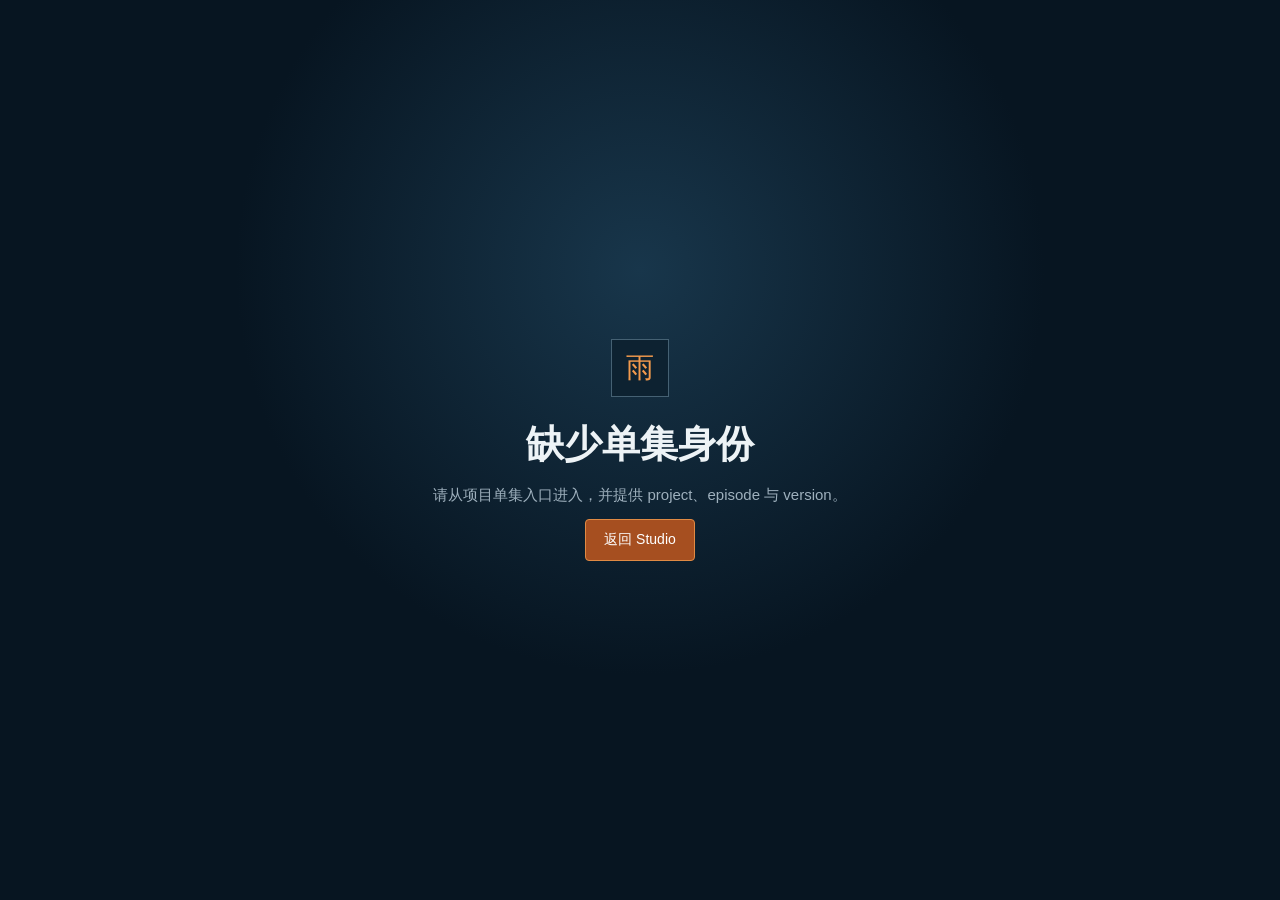
<file: apps/studio/episode-workspace/index.html>
<!doctype html>
<html lang="zh-CN">
  <head>
    <meta charset="utf-8" />
    <meta name="viewport" content="width=device-width, initial-scale=1" />
    <meta name="color-scheme" content="dark light" />
    <title>AFS · 单集制作工作区 · 长篇创作</title>
    <link rel="stylesheet" href="./styles.css" />
  </head>
  <body>
    <div id="app">
      <main class="boot-state" aria-busy="true">
        <div class="brand-mark" aria-hidden="true">AFS</div>
        <h1>正在恢复上次的创作现场</h1>
        <p>正在读取已保存的故事结构与待确认更改……</p>
      </main>
    </div>
    <script type="module" src="./app.mjs?creator=v05"></script>
  </body>
</html>
</file>
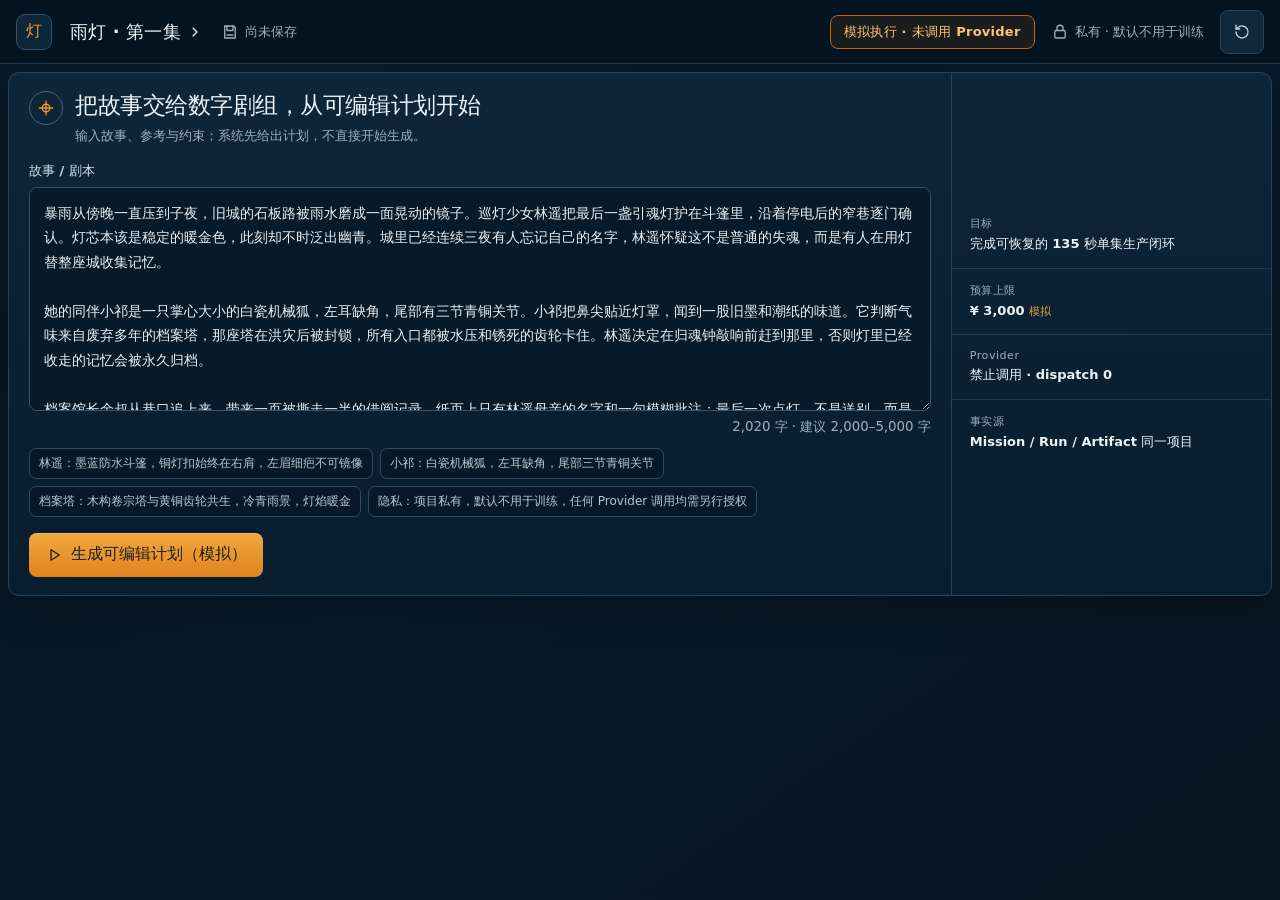
<file: experiments/product-discovery/ai-native-production-gate/index.html>
<!doctype html>
<html lang="zh-CN">
  <head>
    <meta charset="UTF-8" />
    <meta name="viewport" content="width=device-width, initial-scale=1.0" />
    <meta name="color-scheme" content="dark" />
    <title>雨灯 · AI 原生生产体验验证</title>
    <link rel="stylesheet" href="./styles.css" />
  </head>
  <body>
    <div id="app" aria-live="polite"></div>
    <noscript>此原型需要启用 JavaScript。</noscript>
    <script type="module" src="./src/app.mjs"></script>
  </body>
</html>
</file>
<file: apps/studio/episode-workspace/styles.css>
:root {
  --shell: #071521;
  --shell-raised: #0b1d2c;
  --shell-soft: #10283a;
  --paper: #f5f6f7;
  --paper-strong: #ffffff;
  --ink: #14202a;
  --muted: #64717b;
  --line: #d8dde1;
  --line-dark: #294052;
  --accent: #d6792b;
  --accent-strong: #f29a4d;
  --danger: #df5146;
  --warning: #e1a526;
  --success: #2aa875;
  --info: #4e9ad0;
  --focus: #ffad5c;
  --radius: 7px;
  --shadow: 0 16px 36px rgb(0 0 0 / 18%);
  --ui: Inter, "SF Pro Text", "PingFang SC", "Microsoft YaHei", sans-serif;
}

* { box-sizing: border-box; }
html, body, #app { width: 100%; min-height: 100%; margin: 0; }
body { min-width: 320px; overflow: hidden; background: var(--shell); color: #edf3f6; font-family: var(--ui); font-size: 14px; }
button, a { font: inherit; }
button { color: inherit; }
button, [href] { -webkit-tap-highlight-color: transparent; }
button:focus-visible, a:focus-visible, [tabindex]:focus-visible { outline: 3px solid var(--focus); outline-offset: 2px; }
svg { width: 1.1em; height: 1.1em; fill: none; stroke: currentColor; stroke-width: 1.8; stroke-linecap: round; stroke-linejoin: round; }

.boot-state, .empty-state { min-height: 100vh; display: grid; place-content: center; justify-items: center; gap: 12px; padding: 32px; text-align: center; background: radial-gradient(circle at 50% 30%, #18364b 0, var(--shell) 45%); }
.boot-state h1, .empty-state h1 { margin: 10px 0 0; font-size: clamp(24px, 4vw, 38px); }
.boot-state p, .empty-state p { max-width: 520px; margin: 0; color: #9eb0bd; font-size: 15px; line-height: 1.7; }
.brand-mark { width: 58px; height: 58px; display: grid; place-items: center; border: 1px solid #456173; color: var(--accent-strong); font-family: Georgia, serif; font-size: 28px; background: #0d2231; }
.brand-mark.compact { width: 34px; height: 34px; font-size: 18px; flex: 0 0 auto; }
.primary-button, .danger-button { min-height: 42px; display: inline-grid; place-items: center; padding: 0 18px; border: 1px solid #e08a44; border-radius: 4px; color: #fff; background: #a64f20; text-decoration: none; cursor: pointer; }
.primary-button:disabled { opacity: .45; cursor: not-allowed; }

.workspace-shell { height: 100dvh; min-height: 0; display: grid; grid-template-rows: auto minmax(0, 1fr) 32px; overflow: hidden; background: var(--shell); }
.evidence-banner { min-height: 28px; display: grid; place-items: center; padding: 5px 16px; color: #7d3b00; background: #ffdeac; font-size: 12px; font-weight: 700; letter-spacing: .03em; }
.topbar { min-height: 72px; display: grid; grid-template-columns: minmax(260px, 1fr) auto minmax(500px, 1.4fr); align-items: center; gap: 24px; padding: 0 18px; border-bottom: 1px solid var(--line-dark); background: #06131e; }
.identity { min-width: 0; display: flex; align-items: center; gap: 12px; }
.project-copy { min-width: 0; display: grid; gap: 4px; }
.project-copy strong, .project-copy span { overflow: hidden; text-overflow: ellipsis; white-space: nowrap; }
.project-copy strong { font-size: 15px; }.project-copy span { color: #91a2ae; font-size: 12px; }
.mode-tabs { align-self: stretch; display: flex; }
.mode-tabs button { min-width: 72px; border: 0; border-bottom: 2px solid transparent; color: #8fa0ac; background: transparent; cursor: pointer; }
.mode-tabs button[aria-current="page"] { color: #fff; border-color: var(--accent-strong); }
.top-status { min-width: 0; display: flex; align-items: center; justify-content: flex-end; gap: 16px; }
.save-state, .privacy-state { display: inline-flex; align-items: center; gap: 7px; color: #a9b7c1; font-size: 12px; white-space: nowrap; }
.privacy-state { color: #e5c49d; }
.next-action { min-width: 240px; display: grid; grid-template-columns: minmax(0, 1fr) 18px; gap: 2px 10px; padding: 9px 12px; border: 1px solid #9a5527; border-radius: 4px; color: #ffd7b4; background: #3b2117; text-align: left; cursor: pointer; }
.next-action span { grid-column: 1; color: #d99661; font-size: 10px; letter-spacing: .06em; }
.next-action strong { overflow: hidden; grid-column: 1; font-size: 12px; text-overflow: ellipsis; white-space: nowrap; }.next-action svg { grid-column: 2; grid-row: 1 / 3; align-self: center; }
.next-action:disabled { opacity: .62; cursor: not-allowed; }
.mobile-context { display: none; }

.workspace-layout { min-height: 0; display: grid; grid-template-columns: 218px minmax(560px, 1fr) 330px; overflow: hidden; }
.left-rail, .inspector { min-height: 0; overflow-y: auto; background: var(--shell-raised); scrollbar-color: #355064 transparent; scrollbar-width: thin; }
.left-rail { border-right: 1px solid var(--line-dark); }
.inspector { border-left: 1px solid var(--line-dark); }
.rail-heading { display: flex; align-items: center; justify-content: space-between; padding: 18px 14px 8px; color: #8fa3b1; }
.rail-heading h2 { margin: 0; font-size: 11px; font-weight: 700; letter-spacing: .1em; }
.rail-heading span { font-size: 11px; }.issue-heading { margin-top: 12px; border-top: 1px solid var(--line-dark); }
.scene-row, .filter-list button { width: 100%; min-height: 47px; display: flex; align-items: center; justify-content: space-between; gap: 10px; padding: 8px 14px; border: 0; border-left: 2px solid transparent; color: #c7d2d9; background: transparent; text-align: left; cursor: pointer; }
.scene-row:hover, .filter-list button:hover { background: #112b3d; }.scene-row[aria-pressed="true"], .filter-list button[aria-pressed="true"] { border-left-color: var(--accent-strong); color: #fff; background: #163247; }
.scene-row span { min-width: 0; display: grid; gap: 3px; overflow: hidden; text-overflow: ellipsis; white-space: nowrap; }.scene-row small { color: #728b9c; font-size: 10px; }.scene-row strong { color: #f2a468; font-size: 11px; }
.filter-list button { min-height: 40px; }.filter-list button span { display: flex; align-items: center; gap: 8px; }.filter-list button strong { color: #8fa3b1; font-size: 11px; }
.reset-link { width: calc(100% - 28px); margin: 24px 14px; padding: 10px 0; border: 0; border-top: 1px solid var(--line-dark); color: #8fa3b1; background: transparent; text-align: left; cursor: pointer; }

.center-stage { min-width: 0; min-height: 0; overflow-y: auto; color: var(--ink); background: var(--paper); scrollbar-color: #bac3c9 transparent; scrollbar-width: thin; }
.stage-heading { min-height: 88px; display: flex; align-items: center; justify-content: space-between; gap: 24px; padding: 18px 22px 14px; border-bottom: 1px solid var(--line); background: var(--paper-strong); }
.stage-heading > div:first-child { display: grid; gap: 2px; }.stage-heading span { color: var(--muted); font-size: 11px; letter-spacing: .06em; }.stage-heading h1 { margin: 0; font-family: Georgia, "Noto Serif SC", serif; font-size: 24px; font-weight: 600; }
.focus-context { display: grid; justify-items: end; gap: 6px; }.focus-context strong { color: var(--success); font-size: 11px; }.focus-context button { border: 0; border-bottom: 1px solid #aa5e24; color: #94501e; background: transparent; cursor: pointer; }
.recovery-bar { display: flex; justify-content: space-between; gap: 16px; padding: 10px 22px; color: #70542d; border-bottom: 1px solid #ead9bd; background: #fff8e9; font-size: 12px; }.recovery-bar strong { color: #8a4a1c; }
.storyboard { padding: 4px 22px 38px; }
.scene-group { padding-top: 24px; }.scene-group > header { display: flex; align-items: end; justify-content: space-between; margin-bottom: 12px; }.scene-group > header > div { display: flex; align-items: baseline; gap: 10px; }.scene-group h2 { margin: 0; font-size: 16px; }.scene-group header span, .scene-group header p { margin: 0; color: var(--muted); font-size: 11px; }
.shot-grid { display: grid; grid-template-columns: repeat(auto-fill, minmax(180px, 1fr)); gap: 12px; }
.shot-card { min-width: 0; display: grid; padding: 0; border: 1px solid #cbd1d5; border-radius: var(--radius); overflow: hidden; color: var(--ink); background: var(--paper-strong); box-shadow: 0 2px 7px rgb(13 31 43 / 7%); text-align: left; cursor: pointer; }
.shot-card:hover { border-color: #8a9aa5; transform: translateY(-1px); }.shot-card[aria-pressed="true"] { border-color: var(--accent); box-shadow: 0 0 0 2px rgb(214 121 43 / 25%), var(--shadow); }
.frame { position: relative; aspect-ratio: 16 / 9; display: grid; place-items: center; overflow: hidden; color: #88a0af; background: linear-gradient(145deg, #0b1e2b, #173448); }.frame img { width: 100%; height: 100%; object-fit: cover; }.no-media { font-size: 11px; }
.shot-number, .duration, .frame-issue { position: absolute; display: grid; place-items: center; color: #fff; background: rgb(4 13 20 / 82%); }.shot-number { top: 7px; left: 7px; min-width: 27px; height: 25px; font-size: 11px; }.duration { right: 7px; bottom: 7px; min-width: 30px; height: 21px; padding: 0 5px; font-size: 10px; }.frame-issue { top: 7px; right: 7px; width: 25px; height: 25px; color: #ff8b7e; }
.card-meta { min-height: 32px; display: flex; justify-content: space-between; align-items: center; gap: 8px; padding: 6px 9px 3px; font-size: 10px; }.card-meta > span { display: flex; align-items: center; gap: 5px; }.card-meta strong { color: #a45820; font-size: 9px; letter-spacing: .05em; }.status-dot { width: 7px; height: 7px; display: inline-block; border-radius: 50%; background: #83919a; }.status-dot.danger { background: var(--danger); }.status-dot.warning { background: var(--warning); }.status-dot.success { background: var(--success); }.status-dot.info { background: var(--info); }
.card-script { min-height: 52px; display: -webkit-box; padding: 3px 9px 10px; overflow: hidden; color: #57636d; font-size: 11px; line-height: 1.55; -webkit-box-orient: vertical; -webkit-line-clamp: 2; }

.inspector { color: #dfe7eb; }.inspector-heading { min-height: 88px; display: flex; align-items: center; justify-content: space-between; gap: 12px; padding: 16px; border-bottom: 1px solid var(--line-dark); background: #0a1b29; }.inspector-heading > div { display: grid; gap: 3px; }.inspector-heading span { color: #8296a4; font-size: 10px; }.inspector-heading h2 { margin: 0; font-size: 20px; }.shot-status { display: inline-flex; align-items: center; gap: 6px; color: #b9c7cf !important; }
.mobile-back { display: none; }
.inspector > section { padding: 16px; border-bottom: 1px solid var(--line-dark); }.inspector h3 { margin: 0 0 10px; font-size: 12px; }.script-copy { margin: 0; color: #dce6eb; line-height: 1.65; }.dialogue { display: grid; gap: 3px; margin: 11px 0 0; padding-left: 10px; border-left: 2px solid #557286; color: #aebdc6; line-height: 1.55; }.dialogue strong { color: #f0c8a2; font-size: 10px; }
.section-title { display: flex; justify-content: space-between; gap: 12px; }.section-title span { color: #718a9a; font-size: 9px; }
.fact-list { display: grid; gap: 9px; margin: 0; }.fact-list div { display: grid; grid-template-columns: 88px 1fr; gap: 10px; }.fact-list dt { color: #8198a7; font-size: 10px; }.fact-list dd { margin: 0; color: #dce6eb; font-size: 11px; line-height: 1.45; }.fact-conflict { margin-left: 6px; color: #ff8a7b; font-size: 9px; }.muted { margin: 0; color: #8198a7; font-size: 11px; line-height: 1.6; }
.continuity-alert { background: #19252c; }.continuity-alert header { display: flex; gap: 10px; color: #ffb16f; }.continuity-alert header > svg { flex: 0 0 auto; margin-top: 1px; }.continuity-alert h3 { color: #f6d2b2; }.continuity-alert p { margin: 0; color: #b9c6cc; font-size: 11px; line-height: 1.55; }.impact-scope, .proposal-scope { display: flex; justify-content: space-between; gap: 10px; margin-top: 12px; color: #d8a77e; font-size: 10px; }
.candidate-list { display: grid; gap: 8px; }.candidate-list article { padding: 10px; border: 1px solid #2e4a5d; border-radius: 4px; background: #0c2130; }.candidate-list header { display: flex; justify-content: space-between; gap: 10px; }.candidate-list header strong { font-size: 11px; }.candidate-list header span { color: #8ea3b1; font-size: 9px; }.candidate-list p { margin: 7px 0 0; color: #aebcc5; font-size: 10px; line-height: 1.5; }
.inspector-action { width: 100%; min-height: 38px; margin-top: 10px; border: 1px solid #a6602c; border-radius: 4px; color: #ffcca2; background: #342217; cursor: pointer; }.inspector-action:disabled { border-color: #334b5b; color: #79909e; background: #102432; cursor: not-allowed; }.action-reason { margin: 7px 0 0; color: #d9a271; font-size: 10px; line-height: 1.5; }
.scene-select, .continuity-form input { width: 100%; min-height: 38px; padding: 0 10px; border: 1px solid #3a5568; border-radius: 4px; color: #e0e9ee; background: #0b2030; font: 12px/1.4 var(--ui); }
.continuity-form { display: grid; gap: 8px; margin-top: 14px; }.continuity-form label { display: grid; gap: 7px; color: #9cb0bc; font-size: 10px; }.continuity-form p { margin: 0; color: #d4a176; font-size: 10px; line-height: 1.5; }
.selection-actions, .mode-actions { display: flex; flex-wrap: wrap; gap: 8px; margin-top: 12px; }.selection-actions button, .secondary-button { min-height: 34px; padding: 0 11px; border: 1px solid #49657a; border-radius: 4px; color: #d6e3ea; background: #112a3b; cursor: pointer; }.selection-actions button:disabled, .secondary-button:disabled { opacity: .45; cursor: not-allowed; }
.mode-actions { margin-top: 24px; }.proposal details { margin-top: 12px; color: #a8bbc7; font-size: 10px; }.proposal summary { cursor: pointer; }.proposal ul { max-height: 150px; margin: 8px 0 0; padding-left: 18px; overflow: auto; }.proposal li { margin: 4px 0; overflow-wrap: anywhere; }
.proposal { background: #102636; }.proposal header { display: flex; gap: 10px; color: #7eb5dc; }.proposal header > div { display: grid; gap: 3px; }.proposal header strong { color: #dbeaf3; }.proposal header span { color: #7792a3; font-size: 9px; }.proposal > p { margin: 10px 0 0; color: #afbec7; font-size: 11px; line-height: 1.55; }.proposal-actions { display: flex; gap: 8px; margin-top: 12px; }.proposal-actions button { min-height: 34px; flex: 1; border: 1px solid #3d6077; border-radius: 3px; color: #b9d9ec; background: #122d3f; cursor: pointer; }
.proposal-actions button:disabled { color: #718897; background: #0d2230; cursor: not-allowed; opacity: .72; }

.focused-mode { padding: 42px clamp(22px, 6vw, 78px); }.focused-mode > header { max-width: 720px; }.focused-mode > header > span { color: #a45a23; font-size: 11px; }.focused-mode h2 { margin: 8px 0 12px; font: 600 30px/1.2 Georgia, "Noto Serif SC", serif; }.focused-mode header p { color: var(--muted); line-height: 1.7; }.review-sheet { max-width: 820px; display: grid; grid-template-columns: 180px 1fr; margin-top: 32px; border-top: 1px solid var(--line); }.review-sheet > div { padding: 18px 0; border-bottom: 1px solid var(--line); }.review-sheet > div:nth-child(odd) { padding-right: 20px; }.review-sheet h3 { margin: 0 0 8px; color: var(--muted); font-size: 11px; }.review-sheet p { margin: 0; line-height: 1.65; }.delivery-sheet { display: grid; grid-template-columns: repeat(3, minmax(140px, 1fr)); gap: 1px; max-width: 720px; margin: 30px 0; border: 1px solid var(--line); background: var(--line); }.delivery-sheet > div { display: grid; gap: 7px; padding: 22px; background: #fff; }.delivery-sheet strong { font: 600 26px Georgia, serif; }.delivery-sheet span { color: var(--muted); font-size: 11px; }
.workspace-empty { padding: 72px 30px; text-align: center; }.workspace-empty p { color: var(--muted); }

.workspace-shell > footer { display: flex; align-items: center; justify-content: space-between; gap: 16px; padding: 0 14px; color: #78909f; background: #06131e; font-size: 10px; }
.confirm-dialog { max-width: 430px; padding: 0; border: 1px solid #536b7a; border-radius: 6px; color: #e9f0f4; background: #0d2231; box-shadow: 0 32px 80px rgb(0 0 0 / 50%); }.confirm-dialog::backdrop { background: rgb(0 8 14 / 72%); }.confirm-dialog form { padding: 24px; }.confirm-dialog h2 { margin: 0; font-size: 19px; }.confirm-dialog p { color: #a9bac4; line-height: 1.65; }.confirm-dialog form > div { display: flex; justify-content: flex-end; gap: 9px; margin-top: 22px; }.confirm-dialog button { min-height: 38px; padding: 0 15px; border: 1px solid #526a79; border-radius: 4px; color: #d9e4ea; background: #142d3d; cursor: pointer; }.confirm-dialog .danger-button { border-color: #a95b42; color: #ffd4c5; background: #5b2b20; }
.confirm-dialog .dialog-dependency { padding: 10px; color: #d9aa7d; border: 1px solid #5d4635; background: #221d19; font-size: 11px; }.confirm-dialog button:disabled { opacity: .52; cursor: not-allowed; }

@media (max-width: 1180px) {
  .topbar { grid-template-columns: minmax(220px, 1fr) auto minmax(320px, 1fr); gap: 12px; }.save-state { display: none; }.privacy-state span { max-width: 110px; overflow: hidden; text-overflow: ellipsis; }.next-action { min-width: 190px; }
  .workspace-layout { grid-template-columns: 190px minmax(480px, 1fr) 300px; }.shot-grid { grid-template-columns: repeat(auto-fill, minmax(165px, 1fr)); }
}

@media (min-width: 761px) and (max-width: 980px) {
  .topbar { grid-template-columns: minmax(190px, 1fr) auto minmax(280px, 1fr); }
  .workspace-layout { grid-template-columns: minmax(420px, 1fr) 300px; }
  .left-rail { display: none; }
  .shot-grid { grid-template-columns: repeat(auto-fill, minmax(150px, 1fr)); }
}

@media (max-width: 760px) {
  body { overflow-x: hidden; overflow-y: auto; }.workspace-shell { height: auto; min-height: 100dvh; overflow: visible; grid-template-rows: auto minmax(0, 1fr) 34px; }.topbar { position: sticky; top: 0; z-index: 7; min-height: 112px; grid-template-columns: 1fr auto; grid-template-rows: 58px 54px; gap: 0 12px; padding: 0 14px; }.identity { min-width: 0; }.project-copy strong { font-size: 13px; }.project-copy span { font-size: 10px; }.mode-tabs { grid-column: 2; grid-row: 1; }.mode-tabs button { min-width: 48px; font-size: 11px; }.top-status { display: none; }.mobile-context { grid-column: 1 / -1; grid-row: 2; display: flex; align-items: center; justify-content: space-between; gap: 10px; border-top: 1px solid var(--line-dark); color: #aab9c2; font-size: 11px; }.mobile-context button { min-height: 34px; padding: 0 10px; border: 1px solid #465e6d; border-radius: 3px; color: #d8e3e9; background: #102737; }
  .workspace-layout { display: block; overflow: visible; }.left-rail { display: none; }.center-stage { min-height: calc(100dvh - 174px); overflow: visible; }.inspector { border: 0; border-top: 1px solid var(--line-dark); overflow: visible; }
  .stage-heading { min-height: 76px; padding: 13px 14px; }.stage-heading h1 { font-size: 20px; }.focus-context { max-width: 160px; }.focus-context > span { display: none; }.focus-context button { font-size: 10px; }.recovery-bar { padding: 9px 14px; font-size: 10px; }
  .storyboard { padding: 2px 14px 22px; }.scene-group { padding-top: 18px; }.shot-grid { display: grid; grid-template-columns: 1fr; gap: 9px; }.shot-card { grid-template-columns: 120px 1fr; grid-template-rows: auto 1fr; }.frame { grid-row: 1 / 3; aspect-ratio: 16 / 10; }.card-meta { padding: 8px 10px 2px; }.card-script { min-height: 42px; padding: 2px 10px 8px; -webkit-line-clamp: 2; }
  .inspector { scroll-margin-top: 141px; }.inspector-heading { min-height: 78px; padding: 10px 14px; }.inspector > section { padding: 14px; }.inspector-heading h2 { font-size: 18px; }.mobile-back { display: block; width: max-content; padding: 0; border: 0; color: #f1b982; background: transparent; font-size: 10px; cursor: pointer; }.proposal { margin-bottom: 14px; }
  .focused-mode { padding: 28px 16px; }.focused-mode h2 { font-size: 25px; }.review-sheet { grid-template-columns: 1fr; }.delivery-sheet { grid-template-columns: 1fr; }.delivery-sheet > div { padding: 15px; }
  .workspace-shell > footer { position: sticky; bottom: 0; z-index: 4; min-height: 34px; padding: 0 10px; }.workspace-shell > footer span:first-child { overflow: hidden; text-overflow: ellipsis; white-space: nowrap; }.workspace-shell > footer span:last-child { display: none; }
}

@media (max-width: 760px) {
  .creator-nav.mobile-open { position: fixed; inset: 102px 0 36px; z-index: 18; display: block; padding: 20px 16px; }
  .creator-shot { grid-template-columns: 30px minmax(0, 1fr) 52px auto; }
  .creator-shot .drag-handle { display: none; }
  .shot-reorder button { min-width: 32px; min-height: 32px; }
  .creator-diff p { grid-template-columns: 68px 1fr; }.creator-diff ins { grid-column: 2; }
}

@media (min-width: 761px) {
  .creator-shot { grid-template-columns: 24px 38px minmax(0, 1fr) 64px auto; }
}

@media (max-width: 380px) {
  .brand-mark.compact { width: 30px; height: 30px; }.mode-tabs button { min-width: 44px; }.shot-card { grid-template-columns: 104px 1fr; }.frame-issue { width: 22px; height: 22px; }.stage-heading h1 { font-size: 18px; }
}

@media (prefers-reduced-motion: no-preference) {
  .shot-card { transition: border-color 140ms ease, box-shadow 140ms ease, transform 140ms ease; }
}

/* Creator-first authoring projection. It deliberately shares this stylesheet with
   the legacy episode view while keeping its own component namespace. */
.creator-shell { min-height: 100dvh; display: grid; grid-template-rows: 60px minmax(0, 1fr) 34px; overflow: hidden; color: #192129; background: #eef0f1; }
.creator-topbar { z-index: 6; display: grid; grid-template-columns: minmax(210px, 1fr) auto 110px 150px 92px; align-items: center; gap: 18px; padding: 0 24px; border-bottom: 1px solid #253442; color: #f6f4ef; background: #071521; }
.creator-brand { color: inherit; font-family: Georgia, "Noto Serif SC", serif; font-size: 17px; text-decoration: none; letter-spacing: .02em; }
.creator-brand span { display: inline-grid; place-items: center; width: 38px; height: 30px; margin-right: 10px; border: 1px solid #617282; color: #f5a157; font-family: var(--ui); font-size: 11px; font-weight: 800; letter-spacing: .08em; }
.creator-modes { align-self: stretch; display: flex; }
.creator-modes button { min-width: 82px; border: 0; border-bottom: 2px solid transparent; color: #9caab5; background: transparent; cursor: pointer; }
.creator-modes button[aria-current="page"] { border-color: #e06822; color: #fff; }
.creator-save, .creator-private { color: #aeb9c1; font-size: 12px; white-space: nowrap; }
.creator-save { display: flex; align-items: center; gap: 8px; }
.save-dot { width: 7px; height: 7px; border-radius: 50%; background: #6dbb8a; }
.creator-private { color: #e4c5a5; }
.creator-new, .impact-button { min-height: 38px; border: 1px solid #b54c12; border-radius: 2px; color: #fff; background: #c95112; font-weight: 700; cursor: pointer; }
.creator-new:hover, .impact-button:hover { background: #a83d09; }
.creator-mobile-context { display: none; }
.creator-layout { min-height: 0; display: grid; grid-template-columns: 272px minmax(520px, 1fr) 370px; overflow: hidden; }
.creator-nav { min-height: 0; overflow-y: auto; padding: 26px 18px 40px; border-right: 1px solid #243847; color: #d9e0e4; background: #0b1d2c; }
.creator-nav section { margin-top: 28px; }
.creator-nav h2 { margin: 0 8px 9px; color: #718696; font-size: 10px; font-weight: 800; letter-spacing: .13em; text-transform: uppercase; }
.creator-project-title, .creator-nav-item { width: 100%; display: grid; gap: 3px; padding: 10px 11px; border: 0; border-left: 2px solid transparent; color: #bdc9d1; background: transparent; text-align: left; cursor: pointer; }
.creator-project-title span { color: #72899a; font-size: 10px; }.creator-project-title strong { color: #fff; font-family: Georgia, "Noto Serif SC", serif; font-size: 19px; }
.creator-nav-item { grid-template-columns: minmax(0, 1fr) auto; font-size: 13px; }.creator-nav-item small { color: #748898; font-size: 10px; }.creator-nav-item.active, .creator-project-title.active { border-color: #e06822; color: #fff; background: #102b3e; }
.creator-nav-empty { margin: 8px; color: #718493; font-size: 12px; line-height: 1.6; }
.creator-stage { min-width: 0; min-height: 0; overflow-y: auto; padding-bottom: 60px; background: #f7f7f5; }
.creator-stage-heading { min-height: 158px; display: flex; align-items: flex-end; justify-content: space-between; gap: 24px; padding: 34px 42px 24px; border-bottom: 1px solid #dadddf; background: #fff; }
.creator-stage-heading > div:first-child { min-width: 0; }.creator-stage-heading span { color: #bd4f15; font-size: 11px; font-weight: 800; letter-spacing: .11em; }.creator-stage-heading h1 { margin: 8px 0 9px; color: #16202a; font-family: Georgia, "Noto Serif SC", serif; font-size: clamp(28px, 3vw, 42px); font-weight: 500; }.creator-stage-heading p { max-width: 650px; margin: 0; color: #66717a; line-height: 1.6; }
.creator-stage-actions { flex: 0 0 auto; display: flex; gap: 8px; }.creator-stage-actions button, .creator-scene header button, .creator-empty-stage button, .creator-empty-inline button { min-height: 34px; padding: 0 12px; border: 1px solid #c8ced2; color: #26313a; background: #fff; cursor: pointer; }
.creator-scenes { padding: 28px 42px 70px; }
.creator-scene { margin: 0 0 34px; border-top: 1px solid #bfc6ca; }
.creator-scene > header { min-height: 68px; display: grid; grid-template-columns: 34px minmax(0, 1fr) auto; align-items: center; gap: 10px; }
.chapter-number { display: grid; place-items: center; width: 27px; height: 27px; color: #fff; background: #172a39; font-family: Georgia, serif; }.scene-title { padding: 0; border: 0; background: transparent; text-align: left; cursor: pointer; }.scene-title span { display: block; color: #b04c18; font-size: 10px; font-weight: 800; letter-spacing: .09em; }.scene-title strong { color: #18242e; font-family: Georgia, "Noto Serif SC", serif; font-size: 19px; font-weight: 600; }
.creator-scene > header > div:last-child { display: flex; gap: 5px; }.creator-scene > header > div:last-child button:first-child, .creator-scene > header > div:last-child button:nth-child(2) { width: 30px; padding: 0; }
.creator-shot-list { border-top: 1px solid #e0e3e5; }
.creator-shot { width: 100%; min-height: 74px; display: grid; grid-template-columns: 24px 38px minmax(0, 1fr) 64px 20px; align-items: center; gap: 12px; padding: 11px 10px; border: 0; border-bottom: 1px solid #e0e3e5; color: #24303a; background: #fff; text-align: left; cursor: pointer; }.creator-shot:hover { background: #fbf4ee; }.creator-shot.selected { box-shadow: inset 3px 0 #d85d18; background: #fff6ef; }
.drag-handle { color: #9ba3a9; font-size: 13px; letter-spacing: -2px; }.shot-index { display: grid; place-items: center; width: 32px; height: 32px; border: 1px solid #c6ccd0; color: #7c858c; font-family: Georgia, serif; }.shot-copy { min-width: 0; display: grid; gap: 5px; }.shot-copy strong, .shot-copy small { overflow: hidden; text-overflow: ellipsis; white-space: nowrap; }.shot-copy strong { color: #17222b; font-family: Georgia, "Noto Serif SC", serif; font-size: 16px; }.shot-copy small { color: #78828a; }.shot-duration { color: #59656e; font-variant-numeric: tabular-nums; text-align: right; }.shot-more { color: #7a858d; }
.creator-empty-stage, .creator-empty-inline { display: grid; place-items: center; max-width: 660px; margin: 9vh auto; padding: 40px; text-align: center; }.creator-empty-stage h1, .creator-empty-inline h2 { font-family: Georgia, "Noto Serif SC", serif; font-size: 32px; font-weight: 500; }.creator-empty-stage p, .creator-empty-inline p { color: #69747c; line-height: 1.8; }.creator-empty-stage > div { display: flex; gap: 10px; }.empty-rule { width: 60px; height: 3px; background: #cf5917; }
.creator-inspector { min-height: 0; overflow-y: auto; border-left: 1px solid #d3d7da; color: #26313a; background: #fff; }.creator-inspector > header { min-height: 112px; display: flex; align-items: flex-end; justify-content: space-between; gap: 14px; padding: 24px 28px 18px; border-bottom: 1px solid #e1e4e6; }.creator-inspector > header span { color: #ba4d14; font-size: 10px; font-weight: 800; letter-spacing: .1em; }.creator-inspector h2 { margin: 6px 0 0; font-family: Georgia, "Noto Serif SC", serif; font-size: 24px; font-weight: 500; }.creator-inspector > header button { border: 0; color: #78838b; background: transparent; font-size: 24px; cursor: pointer; }
.creator-edit-form, .creator-create-form { display: grid; gap: 17px; padding: 24px 28px 42px; }.creator-edit-form label, .creator-create-form label { display: grid; gap: 7px; color: #55616a; font-size: 11px; font-weight: 700; letter-spacing: .04em; }.creator-edit-form input, .creator-edit-form textarea, .creator-edit-form select, .creator-create-form input, .creator-create-form textarea, .creator-create-form select { width: 100%; padding: 10px 11px; border: 1px solid #cdd2d5; border-radius: 1px; color: #1f2930; background: #fff; font: 400 14px/1.5 var(--ui); }.creator-edit-form textarea, .creator-create-form textarea { resize: vertical; }.creator-edit-form fieldset, .creator-create-form fieldset { display: grid; gap: 10px; margin: 0; padding: 14px; border: 1px solid #d6dade; }.creator-edit-form legend, .creator-create-form legend { padding: 0 5px; color: #59656d; font-size: 11px; font-weight: 800; }
.creator-edit-form .confirm-line, .creator-create-form .confirm-line { grid-template-columns: 18px 1fr; align-items: start; font-size: 12px; font-weight: 500; letter-spacing: 0; }.confirm-line input { margin-top: 2px; }.impact-button { width: 100%; }.impact-note, .form-help { margin: -8px 0 0; color: #7b858c; font-size: 11px; line-height: 1.6; }.version-link { border: 0; color: #b34911; background: transparent; cursor: pointer; text-decoration: underline; }.version-history { display: grid; gap: 8px; padding-top: 14px; border-top: 1px solid #e0e3e5; }.version-history h3 { margin: 0; font-family: Georgia, "Noto Serif SC", serif; }.version-history > div { display: grid; grid-template-columns: auto 1fr auto; gap: 8px; align-items: center; padding: 8px 0; border-bottom: 1px solid #eceeef; }.version-history span, .version-history small { color: #7a858c; font-size: 10px; }.version-history button { border: 0; color: #b34911; background: transparent; cursor: pointer; }
.creator-canvas { background-color: #f1f0ec; background-image: linear-gradient(#dadcdf 1px, transparent 1px), linear-gradient(90deg, #dadcdf 1px, transparent 1px); background-size: 24px 24px; }.canvas-flow { min-width: max-content; display: flex; align-items: flex-start; gap: 36px; padding: 38px; }.canvas-lane { width: 272px; padding: 16px; border-top: 3px solid #d25a17; background: #fff; box-shadow: 0 10px 28px rgb(27 40 48 / 10%); }.canvas-lane h2 { margin: 0 0 14px; font-family: Georgia, "Noto Serif SC", serif; }.canvas-lane > div { display: grid; gap: 10px; }.canvas-node { display: grid; grid-template-columns: 28px 1fr; gap: 4px 9px; padding: 12px; border: 1px solid #d3d7da; color: #27323b; background: #fafafa; text-align: left; cursor: pointer; }.canvas-node.selected { border-color: #d25a17; box-shadow: 0 0 0 2px rgb(210 90 23 / 15%); }.canvas-node span { grid-row: 1 / 3; color: #bd4d12; font-family: Georgia, serif; }.canvas-node small { overflow: hidden; color: #78828a; text-overflow: ellipsis; white-space: nowrap; }
.creator-footer { z-index: 5; display: flex; align-items: center; gap: 16px; padding: 0 20px; border-top: 1px solid #253846; color: #9baab5; background: #071521; font-size: 11px; }.creator-footer > span:first-child { min-width: 0; flex: 1; overflow: hidden; text-overflow: ellipsis; white-space: nowrap; }.creator-footer button { border: 0; color: #dd9b68; background: transparent; cursor: pointer; }.creator-trace { color: #8193a0; }
.creator-modal-backdrop { position: fixed; inset: 0; z-index: 30; display: grid; place-items: center; padding: 22px; background: rgb(4 12 18 / 72%); }.creator-modal { width: min(560px, 100%); max-height: min(820px, calc(100dvh - 44px)); overflow-y: auto; color: #23303a; background: #fff; box-shadow: 0 24px 70px rgb(0 0 0 / 35%); }.creator-modal > header { display: flex; align-items: flex-end; justify-content: space-between; padding: 24px 28px 18px; border-bottom: 1px solid #dfe3e5; }.creator-modal > header span { color: #be4f13; font-size: 10px; font-weight: 800; letter-spacing: .1em; }.creator-modal h2 { margin: 5px 0 0; font-family: Georgia, "Noto Serif SC", serif; font-size: 27px; font-weight: 500; }.creator-modal > header button { border: 0; color: #727e87; background: transparent; font-size: 24px; cursor: pointer; }.modal-actions { display: flex; justify-content: flex-end; gap: 9px; }.modal-actions button { min-width: 100px; min-height: 38px; border: 1px solid #c8cdd1; color: #26313a; background: #fff; cursor: pointer; }.modal-actions .impact-button { color: #fff; border-color: #b54c12; background: #c95112; }.impact-modal { padding-bottom: 26px; }.impact-modal > p { margin: 14px 28px; color: #657078; line-height: 1.7; }.impact-summary { display: grid; grid-template-columns: repeat(3, 1fr); gap: 1px; margin: 24px 28px 8px; background: #d9dde0; }.impact-summary div { display: grid; place-items: center; gap: 4px; padding: 17px 8px; background: #f5f5f3; }.impact-summary strong { color: #bd4c10; font-family: Georgia, serif; font-size: 28px; }.impact-summary span { color: #657078; font-size: 11px; }.impact-modal .modal-actions { margin: 24px 28px 0; }
.creator-boot { min-height: 100dvh; display: grid; place-content: center; justify-items: center; gap: 14px; padding: 30px; color: #e9eef1; background: #071521; text-align: center; }.creator-boot h1 { margin: 8px 0 0; font-family: Georgia, "Noto Serif SC", serif; font-size: 34px; font-weight: 500; }.creator-boot p { max-width: 540px; margin: 0; color: #96a7b3; line-height: 1.7; }.creator-mark { display: grid; place-items: center; width: 62px; height: 48px; border: 1px solid #506677; color: #ee914f; font-size: 13px; font-weight: 800; letter-spacing: .1em; }
.shot-reorder, .inspector-reorder { display: flex; gap: 4px; }.shot-reorder button, .inspector-reorder button { min-width: 28px; min-height: 28px; border: 1px solid #c8cdd1; color: #59656e; background: #fff; cursor: pointer; }.inspector-reorder button { padding: 0 7px; font-size: 11px; }.impact-refs { margin: 8px 28px; border-bottom: 1px solid #e1e4e6; }.impact-refs summary { padding: 8px 0; color: #4d5962; font-weight: 700; cursor: pointer; }.impact-refs ul { max-height: 130px; overflow-y: auto; margin: 0 0 12px; padding-left: 22px; color: #6b757d; line-height: 1.7; }.creator-diff { grid-column: 1 / -1; display: grid; gap: 8px; padding: 14px; background: #f5f5f2; }.creator-diff h4, .creator-diff p { margin: 0; }.creator-diff p { display: grid; grid-template-columns: 80px 1fr 1fr; gap: 8px; font-size: 11px; }.creator-diff del { color: #9a5148; }.creator-diff ins { color: #2d6b4c; text-decoration: none; }

@media (max-width: 1080px) and (min-width: 761px) {
  .creator-layout { grid-template-columns: minmax(430px, 1fr) 320px; }.creator-nav { display: none; }.creator-topbar { grid-template-columns: minmax(170px, 1fr) auto 92px 86px; }.creator-private { display: none; }.creator-scenes, .creator-stage-heading { padding-left: 26px; padding-right: 26px; }
}

@media (max-width: 760px) {
  .creator-shell { min-height: 100dvh; height: auto; grid-template-rows: 56px 46px auto 36px; overflow: visible; }.creator-topbar { position: sticky; top: 0; grid-template-columns: 1fr auto auto; gap: 8px; padding: 0 13px; }.creator-brand { font-size: 14px; }.creator-brand span { width: 32px; height: 28px; margin-right: 6px; }.creator-modes { grid-column: 2; }.creator-modes button { min-width: 52px; padding: 0 5px; font-size: 11px; }.creator-save, .creator-private { display: none; }.creator-new { min-height: 34px; padding: 0 11px; }.creator-mobile-context { position: sticky; top: 56px; z-index: 5; display: grid; grid-template-columns: auto 1fr auto; align-items: center; gap: 12px; padding: 0 13px; border-bottom: 1px solid #d6dadd; color: #24313a; background: #fff; }.creator-mobile-context strong { overflow: hidden; text-align: center; text-overflow: ellipsis; white-space: nowrap; }.creator-mobile-context button { border: 0; color: #b44710; background: transparent; cursor: pointer; }.creator-layout { display: block; overflow: visible; }.creator-nav { display: none; }.creator-stage { min-height: calc(100dvh - 138px); overflow: visible; }.creator-stage-heading { min-height: 126px; align-items: flex-end; padding: 23px 16px 18px; }.creator-stage-heading h1 { font-size: 27px; }.creator-stage-heading p { max-height: 48px; overflow: hidden; }.creator-stage-actions { display: none; }.creator-scenes { padding: 20px 14px 48px; }.creator-scene { margin-bottom: 26px; }.creator-scene > header { grid-template-columns: 30px minmax(0, 1fr) auto; }.creator-scene > header > div:last-child button:not(:last-child) { display: none; }.creator-shot { grid-template-columns: 30px minmax(0, 1fr) 52px; gap: 9px; min-height: 68px; }.creator-shot .drag-handle, .creator-shot .shot-more { display: none; }.shot-index { width: 28px; height: 28px; }.shot-copy small { max-width: 54vw; }.creator-inspector { display: none; }.creator-inspector.mobile-open { position: fixed; inset: auto 0 0; z-index: 20; display: block; max-height: 82dvh; border: 0; border-top: 3px solid #cf5917; box-shadow: 0 -20px 50px rgb(0 0 0 / 24%); }.creator-inspector > header { min-height: 84px; align-items: center; padding: 16px 18px 12px; }.creator-edit-form { padding: 18px 18px 34px; }.creator-footer { position: sticky; bottom: 0; padding: 0 12px; }.creator-footer button, .creator-trace { display: none; }.canvas-flow { min-width: 0; display: grid; padding: 20px 14px 50px; }.canvas-lane { width: 100%; }.creator-empty-stage, .creator-empty-inline { margin: 5vh auto; padding: 28px 18px; }.creator-empty-stage h1, .creator-empty-inline h2 { font-size: 27px; }
}

@media (max-width: 760px) {
  .creator-nav.mobile-open { position: fixed; inset: 102px 0 36px; z-index: 18; display: block; padding: 20px 16px; }
  .creator-shot { grid-template-columns: 30px minmax(0, 1fr) 52px auto; }
  .creator-shot .drag-handle { display: none; }
  .shot-reorder button { min-width: 32px; min-height: 32px; }
  .creator-diff p { grid-template-columns: 68px 1fr; }.creator-diff ins { grid-column: 2; }
}
</file>
<file: experiments/product-discovery/ai-native-production-gate/styles.css>
:root {
  color-scheme: dark;
  --bg: #061624;
  --shell: #081c2d;
  --surface: #0c2438;
  --surface-strong: #102b42;
  --surface-soft: #122f47;
  --paper: #f8fafc;
  --paper-strong: #ffffff;
  --paper-ink: #1c2a34;
  --ink: #edf4f8;
  --muted: #9cafbd;
  --border: #284258;
  --paper-border: #cbd5dc;
  --copper: #eb952c;
  --copper-deep: #bd661d;
  --green: #4fc489;
  --blue: #5aa5f8;
  --amber: #e8a13d;
  --red: #e3635d;
  --focus: #77b8ff;
  --shadow: 0 16px 38px rgb(0 0 0 / 0.22);
  --radius-sm: 8px;
  --radius: 11px;
  --radius-lg: 15px;
  font-family: Inter, "Noto Sans SC", "Microsoft YaHei", system-ui, sans-serif;
  font-synthesis: none;
}

* {
  box-sizing: border-box;
}

html {
  min-width: 320px;
  background: var(--bg);
}

body {
  margin: 0;
  min-width: 0;
  min-height: 100vh;
  background:
    radial-gradient(circle at 18% -12%, rgb(33 75 106 / 0.24), transparent 34%),
    linear-gradient(145deg, #05131f 0%, #071a2a 48%, #061421 100%);
  color: var(--ink);
}

button,
textarea,
input,
select {
  font: inherit;
}

button,
textarea {
  border: 0;
}

button {
  color: inherit;
}

button:not(:disabled) {
  cursor: pointer;
}

button:focus-visible,
textarea:focus-visible {
  outline: 3px solid var(--focus);
  outline-offset: 2px;
}

button:disabled {
  cursor: not-allowed;
  opacity: 0.54;
}

h1,
h2,
h3,
p {
  margin: 0;
}

.sr-only {
  position: absolute !important;
  width: 1px !important;
  height: 1px !important;
  padding: 0 !important;
  margin: -1px !important;
  overflow: hidden !important;
  clip: rect(0, 0, 0, 0) !important;
  white-space: nowrap !important;
  border: 0 !important;
}

.icon {
  width: 18px;
  height: 18px;
  fill: none;
  stroke: currentColor;
  stroke-width: 1.8;
  stroke-linecap: round;
  stroke-linejoin: round;
  flex: 0 0 auto;
}

.app-shell {
  min-height: 100vh;
}

.topbar {
  position: sticky;
  z-index: 20;
  top: 0;
  display: flex;
  align-items: center;
  justify-content: space-between;
  min-height: 64px;
  padding: 8px 16px;
  border-bottom: 1px solid #1e394f;
  background: rgb(5 20 32 / 0.94);
  backdrop-filter: blur(18px);
}

.brand-group,
.topbar-actions,
.project-switch,
.save-state,
.privacy-state {
  display: flex;
  align-items: center;
}

.brand-group {
  min-width: 0;
  gap: 12px;
}

.brand-mark {
  display: grid;
  width: 36px;
  height: 36px;
  place-items: center;
  border: 1px solid #34536a;
  border-radius: 9px;
  color: var(--copper);
  background: #0d2639;
  font-weight: 800;
}

.project-switch {
  min-height: 44px;
  gap: 6px;
  padding: 0 6px;
  background: transparent;
}

.project-switch strong {
  font-size: 18px;
  letter-spacing: 0.01em;
}

.project-switch .icon {
  width: 16px;
}

.save-state,
.privacy-state {
  gap: 6px;
  color: var(--muted);
  font-size: 13px;
}

.topbar-actions {
  gap: 16px;
}

.simulation-lock {
  display: inline-flex;
  min-height: 34px;
  align-items: center;
  padding: 0 13px;
  border: 1px solid var(--copper-deep);
  border-radius: var(--radius-sm);
  color: #ffc26f;
  background: rgb(179 92 22 / 0.12);
  font-size: 13px;
  font-weight: 700;
  letter-spacing: 0.02em;
}

.icon-button {
  display: inline-grid;
  min-width: 44px;
  min-height: 44px;
  place-items: center;
  border: 1px solid var(--border);
  border-radius: var(--radius-sm);
  color: #c5d3dc;
  background: #10283a;
}

.icon-button:hover {
  border-color: #54768f;
  color: #fff;
}

main {
  display: grid;
  gap: 8px;
  padding: 8px;
}

.mission-band,
.plan-band,
.cockpit,
.workspace {
  border: 1px solid var(--border);
  border-radius: var(--radius);
  background: linear-gradient(180deg, rgb(14 38 57 / 0.98), rgb(8 29 45 / 0.98));
  box-shadow: var(--shadow);
}

.mission-band {
  display: grid;
  grid-template-columns: minmax(0, 1fr) minmax(260px, 0.34fr);
  overflow: hidden;
}

.mission-band.is-collapsed .story-field,
.mission-band.is-collapsed .constraint-list,
.mission-band.is-collapsed .primary-button {
  display: none;
}

.mission-band.is-collapsed {
  grid-template-columns: minmax(360px, 0.72fr) minmax(0, 1.28fr);
  min-height: 118px;
}

.mission-band.is-collapsed .mission-copy {
  display: flex;
  align-items: center;
}

.mission-band.is-collapsed .mission-meta {
  grid-template-columns: repeat(4, minmax(0, 1fr));
  align-content: stretch;
}

.mission-band.is-collapsed .mission-meta > div {
  align-content: center;
  border-right: 1px solid rgb(40 66 88 / 0.75);
  border-bottom: 0;
}

.mission-band.is-collapsed .mission-meta > div:last-child {
  border-right: 0;
}

.mission-copy {
  padding: 18px 20px;
}

.section-heading {
  display: flex;
  gap: 12px;
  align-items: flex-start;
}

.section-icon {
  display: grid;
  width: 34px;
  height: 34px;
  place-items: center;
  border: 1px solid #46647b;
  border-radius: 50%;
  color: var(--copper);
}

.section-heading h1 {
  font-size: clamp(20px, 1.8vw, 28px);
  line-height: 1.25;
  letter-spacing: -0.02em;
}

.section-heading p,
.plan-title-row p,
.cockpit-heading p,
.workspace-heading p {
  margin-top: 6px;
  color: var(--muted);
  font-size: 13px;
  line-height: 1.55;
}

.story-field {
  display: grid;
  gap: 7px;
  margin-top: 16px;
}

.story-field > span {
  color: #d5e0e7;
  font-size: 13px;
  font-weight: 700;
}

.story-field textarea {
  width: 100%;
  min-height: 148px;
  resize: vertical;
  padding: 13px 14px;
  border: 1px solid #35536a;
  border-radius: var(--radius-sm);
  color: #eaf0f4;
  background: #071a29;
  font-size: 14px;
  line-height: 1.75;
}

.story-field.is-compact textarea {
  min-height: 72px;
  resize: none;
  color: #adbdc8;
}

.story-field small {
  color: var(--muted);
  text-align: right;
}

.constraint-list {
  display: flex;
  flex-wrap: wrap;
  gap: 7px;
  margin: 12px 0 16px;
}

.constraint-list span {
  padding: 6px 9px;
  border: 1px solid #2f4b60;
  border-radius: 7px;
  color: #b8c7d1;
  background: rgb(3 17 27 / 0.35);
  font-size: 12px;
}

.mission-meta {
  display: grid;
  align-content: center;
  border-left: 1px solid var(--border);
}

.mission-meta > div {
  display: grid;
  gap: 4px;
  padding: 14px 18px;
  border-bottom: 1px solid rgb(40 66 88 / 0.75);
}

.mission-meta > div:last-child {
  border-bottom: 0;
}

.mission-meta span,
.run-metrics span,
.run-blocker span,
.inspector-heading span {
  color: var(--muted);
  font-size: 11px;
  letter-spacing: 0.05em;
}

.mission-meta strong {
  font-size: 13px;
  line-height: 1.45;
  overflow-wrap: anywhere;
}

.mission-meta em {
  color: var(--amber);
  font-style: normal;
  font-size: 11px;
}

.primary-button,
.secondary-button,
.decision-button,
.small-button,
.delivery-button {
  display: inline-flex;
  min-height: 44px;
  align-items: center;
  justify-content: center;
  gap: 8px;
  padding: 0 16px;
  border-radius: var(--radius-sm);
  font-weight: 750;
}

.primary-button,
.decision-button {
  color: #1d1f20;
  background: linear-gradient(180deg, #f2a840, #df831e);
  box-shadow: inset 0 1px rgb(255 255 255 / 0.22);
}

.primary-button:hover,
.decision-button:hover {
  background: linear-gradient(180deg, #ffb75a, #ed8d23);
}

.secondary-button,
.small-button {
  border: 1px solid #45637a;
  color: #dbe5eb;
  background: #102a3f;
}

.full {
  width: 100%;
}

.plan-band {
  padding: 16px 18px;
}

.plan-title-row,
.cockpit-heading,
.workspace-heading,
.inspector-heading,
.section-title-line,
.approval-row {
  display: flex;
  justify-content: space-between;
  gap: 14px;
  align-items: center;
}

.plan-title-row h2,
.cockpit-heading h2,
.workspace-heading h2,
.scene-rail h2 {
  font-size: 17px;
  letter-spacing: 0.01em;
}

.approved-mark {
  padding: 7px 10px;
  border: 1px solid rgb(79 196 137 / 0.45);
  border-radius: var(--radius-sm);
  color: #76dca5;
  background: rgb(32 128 83 / 0.12);
  font-size: 12px;
}

.plan-flow {
  display: grid;
  grid-template-columns: minmax(0, 1fr) auto minmax(0, 1fr) auto minmax(0, 1fr);
  gap: 10px;
  align-items: stretch;
  margin-top: 14px;
}

.flow-arrow {
  display: grid;
  place-items: center;
  color: #698398;
  font-size: 20px;
}

.plan-step {
  display: grid;
  grid-template-columns: 34px minmax(0, 1fr);
  gap: 10px;
  padding: 12px;
  border: 1px solid #2c4c64;
  border-radius: var(--radius-sm);
  background: rgb(4 20 31 / 0.34);
}

.step-number,
.run-index {
  display: grid;
  width: 30px;
  height: 30px;
  place-items: center;
  border-radius: 7px;
  color: #082130;
  background: #73b799;
  font-weight: 800;
}

.plan-step:nth-of-type(2) .step-number {
  background: var(--amber);
}

.plan-step:nth-of-type(3) .step-number {
  background: var(--blue);
}

.plan-step strong {
  display: block;
  margin-bottom: 6px;
  font-size: 14px;
}

.plan-step textarea {
  width: 100%;
  min-height: 54px;
  resize: vertical;
  padding: 7px 8px;
  border: 1px solid transparent;
  border-radius: 6px;
  color: #b8c9d4;
  background: #081d2c;
  font-size: 12px;
  line-height: 1.45;
}

.plan-step textarea:not([readonly]):hover {
  border-color: #45657c;
}

.plan-step small {
  display: block;
  margin-top: 7px;
  color: var(--muted);
  font-size: 11px;
}

.approval-row {
  margin-top: 14px;
}

.approval-note {
  color: var(--muted);
  font-size: 12px;
}

.cockpit {
  padding: 14px;
}

.cockpit-heading h2 span {
  color: var(--muted);
  font-size: 12px;
  font-weight: 500;
}

.budget-meter {
  display: grid;
  min-width: 250px;
  gap: 6px;
  color: #bdcad2;
  font-size: 12px;
}

progress {
  width: 100%;
  height: 7px;
  overflow: hidden;
  border: 0;
  border-radius: 999px;
  background: #284157;
}

progress::-webkit-progress-bar {
  background: #284157;
}

progress::-webkit-progress-value {
  border-radius: 999px;
  background: linear-gradient(90deg, var(--green), #82da9f);
}

.run-list {
  display: grid;
  gap: 7px;
  margin-top: 12px;
}

.run-row {
  display: grid;
  grid-template-columns: 34px minmax(180px, 0.55fr) minmax(280px, 1.5fr) minmax(90px, 0.32fr) minmax(145px, 0.45fr) auto;
  gap: 12px;
  align-items: center;
  min-height: 84px;
  padding: 10px 11px;
  border: 1px solid #294a62;
  border-left: 3px solid var(--blue);
  border-radius: var(--radius-sm);
  background: linear-gradient(90deg, rgb(15 45 67 / 0.92), rgb(9 31 48 / 0.88));
}

.run-row.tone-completed {
  border-left-color: var(--green);
}

.run-row.tone-waiting-human {
  border-left-color: var(--amber);
}

.run-row.tone-retrying,
.run-row.tone-blocked {
  border-left-color: var(--red);
}

.run-row.tone-paused {
  border-left-color: #9b8dc0;
}

.tone-completed .run-index {
  background: var(--green);
}

.tone-waiting-human .run-index {
  background: var(--amber);
}

.tone-running .run-index {
  background: var(--blue);
}

.run-identity,
.run-metrics,
.run-blocker {
  min-width: 0;
}

.run-title-line {
  display: flex;
  flex-wrap: wrap;
  gap: 8px;
  align-items: center;
}

.run-title-line strong {
  font-size: 15px;
}

.run-identity > span {
  display: block;
  margin-top: 7px;
  overflow: hidden;
  color: var(--muted);
  font-size: 12px;
  text-overflow: ellipsis;
  white-space: nowrap;
}

.status-tag {
  padding: 4px 7px;
  border: 1px solid currentColor;
  border-radius: 6px;
  color: #86c1ff;
  font-size: 11px;
}

.tone-completed .status-tag {
  color: #69d79b;
}

.tone-waiting-human .status-tag {
  color: #f0b157;
}

.tone-retrying .status-tag,
.tone-blocked .status-tag {
  color: #ef8179;
}

.progress-track {
  position: relative;
  height: 7px;
  overflow: hidden;
  border-radius: 999px;
  background: #2b4356;
}

.progress-track span {
  display: block;
  height: 100%;
  border-radius: inherit;
  background: linear-gradient(90deg, #4a93e6, #7cbafc);
}

.tone-completed .progress-track span {
  background: linear-gradient(90deg, #42b979, #73d39f);
}

.tone-waiting-human .progress-track span {
  background: linear-gradient(90deg, #b77724, #e9a13f);
}

.progress-labels {
  display: flex;
  justify-content: space-between;
  gap: 8px;
  margin-top: 8px;
  color: #8096a5;
  font-size: 10px;
}

.run-metrics,
.run-blocker {
  display: grid;
  gap: 3px;
}

.run-metrics strong {
  font-size: 15px;
}

.run-metrics small {
  color: #778e9e;
  font-size: 10px;
}

.run-blocker strong {
  overflow: hidden;
  color: #c7d4dc;
  font-size: 11px;
  font-weight: 550;
  text-overflow: ellipsis;
  white-space: nowrap;
}

.run-actions {
  display: flex;
  justify-content: flex-end;
  gap: 7px;
}

.run-actions .icon-button {
  min-width: 38px;
  min-height: 38px;
}

.run-complete {
  display: inline-flex;
  align-items: center;
  gap: 5px;
  color: #77d7a0;
  font-size: 11px;
}

.decision-button {
  min-width: 92px;
}

.simulation-footnote {
  margin-top: 9px;
  color: #7f95a4;
  font-size: 11px;
}

.workspace {
  display: grid;
  grid-template-columns: 170px minmax(520px, 1fr) minmax(300px, 350px);
  min-height: 560px;
  overflow: hidden;
}

.scene-rail {
  padding: 14px 11px;
  border-right: 1px solid var(--border);
  background: #0a2133;
}

.scene-rail h2 {
  margin: 2px 8px 12px;
}

.rail-item {
  display: flex;
  width: 100%;
  min-height: 42px;
  align-items: center;
  justify-content: space-between;
  padding: 0 10px;
  border-left: 3px solid var(--copper);
  border-radius: 5px;
  background: #13334a;
  font-size: 12px;
}

.rail-group {
  display: grid;
  gap: 6px;
  margin-top: 18px;
}

.rail-group h3 {
  margin: 0 8px 4px;
  color: #738c9d;
  font-size: 11px;
  font-weight: 700;
  letter-spacing: 0.08em;
}

.rail-group > span {
  display: flex;
  justify-content: space-between;
  padding: 7px 8px;
  color: #b0c0ca;
  font-size: 11px;
}

.rail-group b {
  font-weight: 700;
}

.state-proposed b {
  color: var(--copper);
}

.state-protected b {
  color: var(--blue);
}

.state-ready b {
  color: var(--green);
}

.storyboard {
  min-width: 0;
  padding: 14px;
  color: var(--paper-ink);
  background:
    linear-gradient(rgb(255 255 255 / 0.94), rgb(248 250 252 / 0.98)),
    repeating-linear-gradient(0deg, transparent 0 30px, rgb(20 44 58 / 0.03) 30px 31px);
}

.workspace-heading {
  margin-bottom: 12px;
}

.workspace-heading h2 {
  color: #182a36;
}

.workspace-heading p {
  color: #647784;
}

.view-toggle {
  display: flex;
  gap: 2px;
  padding: 3px;
  border: 1px solid var(--paper-border);
  border-radius: var(--radius-sm);
  background: #eef2f5;
}

.view-toggle button {
  min-height: 34px;
  padding: 0 11px;
  border-radius: 5px;
  color: #5a6b77;
  background: transparent;
  font-size: 11px;
}

.view-toggle button.is-active {
  color: #183041;
  background: #fff;
  box-shadow: 0 1px 4px rgb(24 48 65 / 0.12);
}

.shot-grid {
  display: grid;
  grid-template-columns: repeat(5, minmax(120px, 1fr));
  gap: 10px;
}

.shot-card {
  min-width: 0;
  overflow: hidden;
  padding: 0;
  border: 1px solid #b9c6cf;
  border-radius: 7px;
  color: #1d2a34;
  background: #fff;
  text-align: left;
  box-shadow: 0 4px 12px rgb(24 49 65 / 0.07);
}

.shot-card:hover {
  border-color: #7e919f;
  transform: translateY(-1px);
}

.shot-card.is-active {
  border: 2px solid var(--copper);
  box-shadow: 0 0 0 3px rgb(235 149 44 / 0.15);
}

.shot-card.revision-protected {
  border-color: #6fa8dd;
}

.shot-preview {
  position: relative;
  min-height: 96px;
  overflow: hidden;
  background-color: #dbe2e6;
  background-image:
    linear-gradient(140deg, transparent 0 34%, rgb(35 55 67 / 0.24) 34% 36%, transparent 36% 59%, rgb(48 68 79 / 0.2) 59% 61%, transparent 61%),
    repeating-linear-gradient(160deg, rgb(38 60 73 / 0.11) 0 1px, transparent 1px 13px),
    radial-gradient(ellipse at 58% 32%, rgb(29 51 65 / 0.38) 0 8%, transparent 8.5%),
    linear-gradient(175deg, #e8edef, #c3cdd2);
}

.preview-2 {
  background-position: 8px 0, 0 0, 18% 38%, 0 0;
}

.preview-3 {
  background-position: -20px 0, 0 0, 70% 30%, 0 0;
}

.preview-4 {
  background-position: 24px 0, 0 0, 42% 46%, 0 0;
}

.preview-5 {
  background-position: -38px 0, 0 0, 63% 24%, 0 0;
}

.shot-number,
.simulated-media,
.shot-duration {
  position: absolute;
  z-index: 1;
  display: inline-flex;
  min-height: 22px;
  align-items: center;
  border-radius: 4px;
  color: #fff;
  background: rgb(12 26 35 / 0.83);
  font-size: 10px;
}

.shot-number {
  top: 7px;
  left: 7px;
  min-width: 24px;
  justify-content: center;
  font-size: 12px;
  font-weight: 800;
}

.shot-card.is-active .shot-number {
  color: #16202a;
  background: var(--copper);
}

.simulated-media {
  bottom: 6px;
  left: 7px;
  padding: 0 6px;
  color: #e9eef1;
}

.shot-duration {
  right: 6px;
  bottom: 6px;
  padding: 0 5px;
}

.shot-caption {
  display: grid;
  gap: 5px;
  min-height: 62px;
  padding: 8px;
}

.shot-caption strong {
  overflow: hidden;
  color: #24343e;
  font-size: 11px;
  line-height: 1.35;
  text-overflow: ellipsis;
  white-space: nowrap;
}

.shot-caption span {
  color: #577080;
  font-size: 10px;
}

.revision-proposed .shot-caption span,
.revision-applied .shot-caption span {
  color: var(--copper-deep);
  font-weight: 700;
}

.revision-protected .shot-caption span {
  color: #3173b2;
  font-weight: 700;
}

.inspector {
  min-width: 0;
  padding: 15px;
  border-left: 1px solid var(--border);
  background: #0a2133;
}

.inspector-heading {
  align-items: flex-start;
  padding-bottom: 14px;
  border-bottom: 1px solid #254257;
}

.inspector-heading h2 {
  margin-top: 5px;
  font-size: 15px;
  line-height: 1.4;
}

.artifact-version {
  max-width: 125px;
  overflow: hidden;
  padding: 5px 7px;
  border: 1px solid #36536a;
  border-radius: 6px;
  text-overflow: ellipsis;
  white-space: nowrap;
}

.inspector-section {
  padding: 15px 0;
  border-bottom: 1px solid #254257;
}

.inspector-section h3 {
  font-size: 13px;
}

.inspector-section p,
.decision-inspector > p {
  margin-top: 9px;
  color: #aebfca;
  font-size: 12px;
  line-height: 1.65;
}

.inspector-section ul {
  display: grid;
  gap: 7px;
  margin: 12px 0 0;
  padding: 0;
  list-style: none;
}

.inspector-section li {
  position: relative;
  padding-left: 16px;
  color: #c5d3dc;
  font-size: 11px;
  line-height: 1.5;
}

.inspector-section li::before {
  position: absolute;
  top: 0.55em;
  left: 2px;
  width: 5px;
  height: 5px;
  border-radius: 50%;
  background: var(--copper);
  content: "";
}

.section-title-line span {
  padding: 4px 7px;
  border: 1px solid rgb(235 149 44 / 0.5);
  border-radius: 6px;
  color: #efab52;
  font-size: 10px;
}

.impact-preview {
  display: grid;
  gap: 8px;
}

.impact-row {
  display: flex;
  align-items: center;
  justify-content: space-between;
  gap: 10px;
  padding: 9px 10px;
  border: 1px solid #35536a;
  border-radius: 7px;
  font-size: 11px;
}

.impact-row.changed {
  border-left: 3px solid var(--copper);
}

.impact-row.protected {
  border-left: 3px solid var(--blue);
}

.impact-row strong {
  overflow: hidden;
  color: #d8e2e8;
  font-size: 10px;
  text-overflow: ellipsis;
  white-space: nowrap;
}

.impact-preview small {
  color: #8198a7;
  font-size: 10px;
  line-height: 1.45;
}

.revision-actions {
  display: grid;
  gap: 8px;
  padding: 15px 0;
}

.writeback-proof {
  display: flex;
  gap: 8px;
  align-items: flex-start;
  margin: 15px 0;
  padding: 12px;
  border: 1px solid rgb(79 196 137 / 0.48);
  border-radius: var(--radius-sm);
  color: #83dda8;
  background: rgb(32 128 83 / 0.11);
  font-size: 11px;
  line-height: 1.5;
}

.delivery-truth {
  display: grid;
  grid-template-columns: 1fr 1fr;
  gap: 8px;
  margin-top: 14px;
}

.delivery-truth > div {
  display: grid;
  gap: 5px;
  padding: 10px;
  border: 1px solid #465436;
  border-radius: var(--radius-sm);
  background: rgb(130 100 22 / 0.11);
}

.delivery-truth > div:last-child {
  border-color: #583938;
  background: rgb(126 46 41 / 0.12);
}

.delivery-truth span,
.delivery-truth small {
  color: #9dafba;
  font-size: 10px;
}

.delivery-truth strong {
  color: #e3b35f;
  font-size: 12px;
}

.delivery-truth > div:last-child strong {
  color: #e87870;
}

.delivery-button {
  width: 100%;
  margin-top: 10px;
  border: 1px solid #4a5b68;
  color: #9babb6;
  background: #243948;
}

.decision-inspector > p {
  margin: 18px 0;
}

.decision-facts {
  display: flex;
  flex-wrap: wrap;
  gap: 7px;
  margin-bottom: 14px;
}

.decision-facts span {
  padding: 7px 9px;
  border: 1px solid #3b5970;
  border-radius: 6px;
  color: #c2d0d9;
  background: #102c41;
  font-size: 11px;
}

.decision-callout {
  margin-bottom: 14px;
  padding: 12px;
  border-left: 3px solid var(--amber);
  color: #c0cdd5;
  background: rgb(175 112 27 / 0.11);
  font-size: 11px;
  line-height: 1.55;
}

.decision-inspector .secondary-button {
  margin-top: 8px;
}

.mobile-tabs {
  display: none;
}

.toast {
  position: fixed;
  z-index: 50;
  right: 20px;
  bottom: 20px;
  display: flex;
  max-width: min(420px, calc(100vw - 32px));
  align-items: center;
  gap: 12px;
  padding: 12px 14px;
  border: 1px solid #45647b;
  border-radius: var(--radius-sm);
  color: #e5edf2;
  background: #0e2b40;
  box-shadow: var(--shadow);
  font-size: 12px;
}

.toast button {
  min-width: 32px;
  min-height: 32px;
  border-radius: 50%;
  color: #b9c8d2;
  background: transparent;
  font-size: 20px;
}

@media (max-width: 1180px) {
  .save-state,
  .privacy-state {
    display: none;
  }

  .run-row {
    grid-template-columns: 34px minmax(160px, 0.7fr) minmax(220px, 1.2fr) 90px auto;
  }

  .run-blocker {
    display: none;
  }

  .workspace {
    grid-template-columns: 140px minmax(500px, 1fr) 300px;
  }

  .shot-grid {
    grid-template-columns: repeat(4, minmax(120px, 1fr));
  }
}

@media (max-width: 860px) {
  .topbar {
    position: relative;
  }

  .simulation-lock {
    font-size: 11px;
  }

  .mission-band {
    grid-template-columns: 1fr;
  }

  .mission-band.is-collapsed {
    grid-template-columns: 1fr;
  }

  .mission-band.is-collapsed .mission-meta {
    grid-template-columns: repeat(2, 1fr);
  }

  .mission-meta {
    grid-template-columns: repeat(2, 1fr);
    border-top: 1px solid var(--border);
    border-left: 0;
  }

  .mission-meta > div {
    border-right: 1px solid var(--border);
  }

  .plan-flow {
    grid-template-columns: 1fr;
  }

  .flow-arrow {
    min-height: 20px;
    transform: rotate(90deg);
  }

  .run-row {
    grid-template-columns: 34px minmax(0, 1fr) auto;
  }

  .run-progress {
    grid-column: 2 / -1;
  }

  .run-metrics,
  .run-blocker {
    display: none;
  }

  .workspace {
    grid-template-columns: 1fr;
  }

  .scene-rail {
    display: none;
  }

  .inspector {
    border-top: 1px solid var(--border);
    border-left: 0;
  }
}

@media (max-width: 620px) {
  .topbar {
    min-height: 92px;
    flex-wrap: wrap;
    gap: 6px;
    padding: 10px 12px;
  }

  .brand-group {
    width: 100%;
  }

  .brand-mark {
    width: 32px;
    height: 32px;
  }

  .project-switch strong {
    font-size: 17px;
  }

  .topbar-actions {
    width: 100%;
    justify-content: space-between;
  }

  .simulation-lock {
    min-height: 30px;
  }

  main {
    gap: 7px;
    padding: 7px;
  }

  .mission-copy {
    padding: 15px 13px;
  }

  .section-heading h1 {
    font-size: 20px;
  }

  .section-icon {
    display: none;
  }

  .story-field textarea {
    min-height: 180px;
    font-size: 13px;
  }

  .mission-band.is-collapsed .story-field {
    display: none;
  }

  .constraint-list {
    display: grid;
  }

  .mission-meta {
    grid-template-columns: 1fr 1fr;
  }

  .mission-meta > div {
    padding: 11px 12px;
  }

  .mission-meta > div:nth-child(3),
  .mission-meta > div:nth-child(4) {
    border-bottom: 0;
  }

  .plan-band,
  .cockpit {
    padding: 13px 11px;
  }

  .plan-flow {
    grid-template-columns: repeat(3, minmax(0, 1fr));
    gap: 6px;
  }

  .plan-flow .flow-arrow {
    display: none;
  }

  .plan-step {
    grid-template-columns: 24px minmax(0, 1fr);
    gap: 6px;
    padding: 8px 7px;
  }

  .plan-step .step-number {
    width: 24px;
    height: 24px;
    font-size: 11px;
  }

  .plan-step strong {
    margin: 3px 0 0;
    font-size: 11px;
    line-height: 1.35;
  }

  .plan-step label,
  .plan-step small {
    display: none;
  }

  .plan-title-row,
  .cockpit-heading,
  .workspace-heading,
  .approval-row {
    align-items: flex-start;
    flex-direction: column;
  }

  .approval-row .primary-button {
    width: 100%;
  }

  .budget-meter {
    width: 100%;
    min-width: 0;
  }

  .mobile-tabs {
    position: sticky;
    z-index: 10;
    top: 0;
    display: grid;
    grid-template-columns: repeat(3, 1fr);
    gap: 4px;
    padding: 5px;
    border: 1px solid var(--border);
    border-radius: var(--radius-sm);
    background: rgb(8 29 45 / 0.97);
  }

  .mobile-tabs button {
    min-height: 44px;
    border-radius: 6px;
    color: #94a8b6;
    background: transparent;
    font-size: 13px;
  }

  .mobile-tabs button.is-active {
    color: #fff;
    background: #17364d;
  }

  .mobile-tabs span {
    display: inline-grid;
    min-width: 20px;
    height: 20px;
    margin-left: 3px;
    place-items: center;
    border-radius: 999px;
    background: #25465d;
    font-size: 10px;
  }

  html[data-mobile-view="artifacts"] .cockpit,
  html[data-mobile-view="decisions"] .cockpit {
    display: none;
  }

  html[data-mobile-view="tasks"] .workspace {
    display: none;
  }

  html[data-mobile-view="decisions"] .storyboard {
    display: none;
  }

  html[data-mobile-view="decisions"] .workspace {
    display: block;
    min-height: 0;
  }

  html[data-mobile-view="decisions"] .inspector {
    display: block;
  }

  .run-row {
    grid-template-columns: 34px minmax(0, 1fr) auto;
    gap: 8px;
    min-height: 0;
    padding: 12px 9px;
  }

  .run-title-line strong {
    font-size: 14px;
  }

  .run-actions {
    align-self: start;
    grid-column: 3;
    grid-row: 1;
    justify-self: end;
  }

  .run-progress {
    grid-column: 2 / -1;
    grid-row: 2;
  }

  .run-complete {
    width: 36px;
    overflow: hidden;
    white-space: nowrap;
  }

  .decision-button {
    min-width: 76px;
    padding: 0 11px;
  }

  .progress-labels {
    font-size: 9px;
  }

  .workspace {
    min-height: 0;
  }

  .storyboard {
    padding: 12px 9px;
  }

  .view-toggle {
    display: none;
  }

  .shot-grid {
    grid-template-columns: repeat(2, minmax(0, 1fr));
    gap: 8px;
  }

  .shot-card:not([data-entity-id="shot-007"]):not([data-entity-id="shot-008"]) {
    display: none;
  }

  .shot-preview {
    min-height: 108px;
  }

  .inspector {
    padding: 14px 12px;
  }

  .delivery-truth {
    grid-template-columns: 1fr 1fr;
  }

  .toast {
    right: 12px;
    bottom: 12px;
  }
}

@media (prefers-reduced-motion: no-preference) {
  .shot-card,
  .primary-button,
  .icon-button,
  .decision-button {
    transition: border-color 160ms ease, background 160ms ease, transform 160ms ease;
  }
}
</file>
